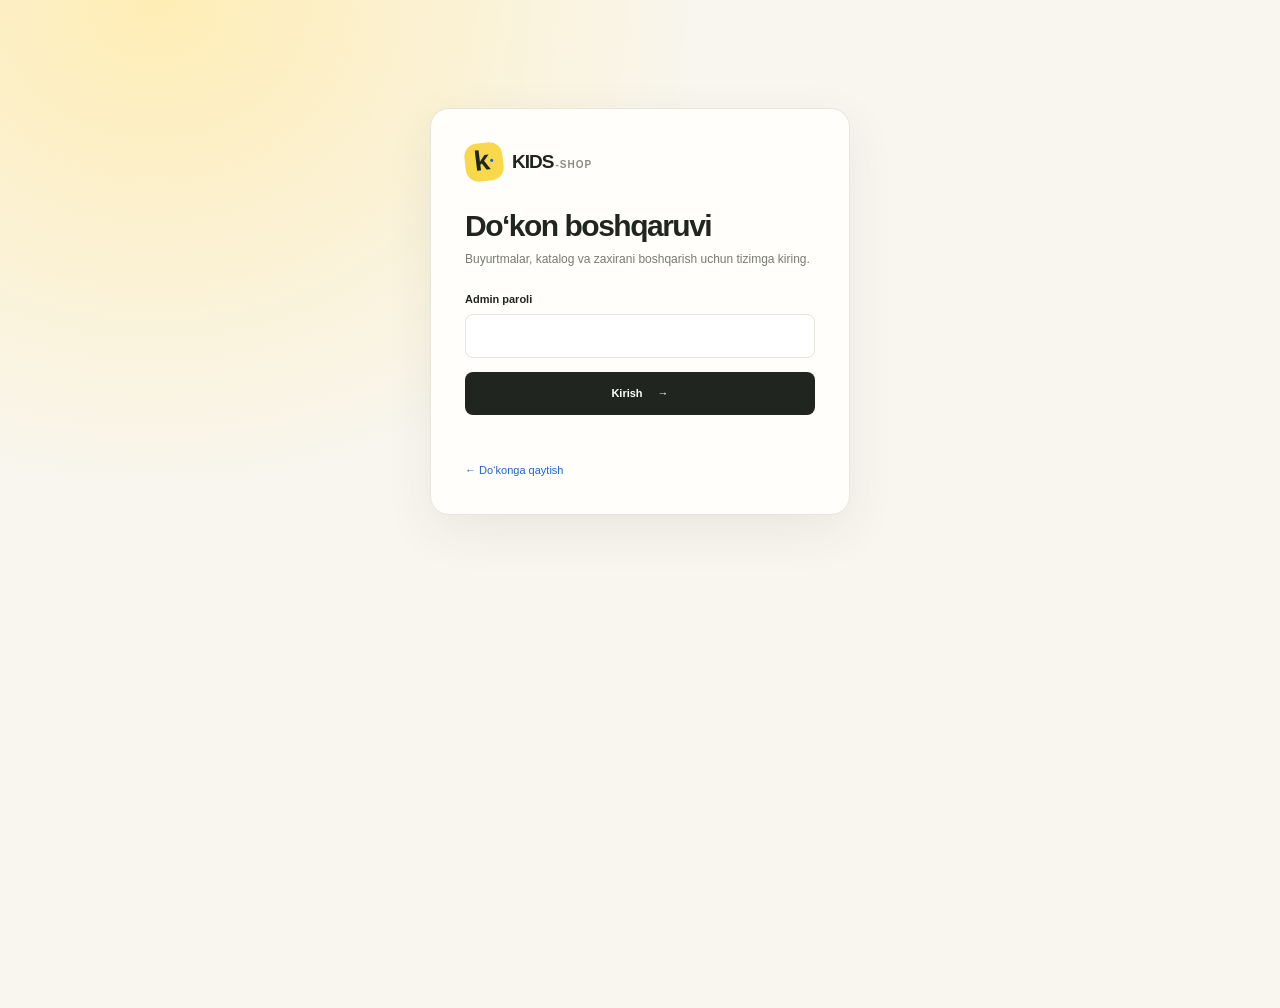
<file: admin/index.html>
<!doctype html><html lang="uz"><head><meta charset="utf-8"/><meta name="viewport" content="width=device-width,initial-scale=1"/><meta name="robots" content="noindex,nofollow"/><meta name="theme-color" content="#f8f6ef"/><title>KIDS-SHOP — Boshqaruv</title><link rel="stylesheet" href="/admin/admin.css"/><script defer src="/admin/admin.js"></script></head><body><main class="admin-shell"><section class="login-card" id="loginCard"><a class="brand" href="/"><span class="brand-mark">k<span>•</span></span><span class="brand-word">KIDS<span>-SHOP</span></span></a><h1>Do‘kon boshqaruvi</h1><p>Buyurtmalar, katalog va zaxirani boshqarish uchun tizimga kiring.</p><form id="loginForm"><label>Admin paroli<input type="password" name="password" autocomplete="current-password" required minlength="10"/></label><button type="submit" class="primary">Kirish <span>→</span></button><p class="message" id="loginMessage" role="alert"></p></form><a class="back-link" href="/">← Do‘konga qaytish</a></section><section class="dashboard hidden" id="dashboard"><header class="dash-head"><div><span class="kicker">KIDS-SHOP</span><h1>Boshqaruv paneli</h1></div><button id="logoutButton" class="secondary">Chiqish</button></header><nav class="tabs" aria-label="Boshqaruv bo‘limlari"><button class="tab active" data-tab="orders">Buyurtmalar <span id="orderCount">0</span></button><button class="tab" data-tab="products">Mahsulotlar <span id="productCount">0</span></button></nav><p class="message" id="dashMessage" role="status"></p><section class="tab-panel" id="ordersPanel"></section><section class="tab-panel hidden" id="productsPanel"><div class="panel-heading"><div><h2>Katalog</h2><p>Mahsulot va mavjud zaxira sonini yangilang.</p></div><button class="primary" id="newProduct">+ Yangi mahsulot</button></div><div id="productList" class="product-list"></div><form class="product-form hidden" id="productForm"><div class="form-top"><h3 id="productFormTitle">Yangi mahsulot</h3><button class="icon-close" type="button" id="cancelProduct" aria-label="Yopish">×</button></div><div class="form-grid"><label>ID (lotin harflari)<input name="id" required pattern="[a-z0-9-]+" placeholder="yangi-mahsulot"/></label><label>Kategoriya<select name="category"><option value="boys">O‘g‘il bolalar</option><option value="girls">Qiz bolalar</option></select></label><label>Mahsulot nomi (UZ)<input name="name_uz" required/></label><label>Название (RU)<input name="name_ru" required/></label><label>Narxi, so‘m<input name="price" type="number" min="0" step="1000" required/></label><label>Eski narxi (ixtiyoriy)<input name="old_price" type="number" min="0" step="1000"/></label><label>Yosh oralig‘i<input name="age" placeholder="3–8 yosh"/></label><label>Zaxirada, dona<input name="stock" type="number" min="0" value="10" required/></label><label class="wide">Rasm manzili<input name="image_url" value="/images/look-safari.png" required/></label><label class="wide">O‘lchamlar (vergul bilan)<input name="sizes" placeholder="2–3 yosh, 3–4 yosh, 5–6 yosh" required/></label><label>Tavsif (UZ)<input name="tagline_uz"/></label><label>Описание (RU)<input name="tagline_ru"/></label><label>Badge<input name="badge" placeholder="YANGI, HIT, −15%"/></label><label>Ranglar (# HEX, vergul)<input name="colors" placeholder="#f9d84c, #2361d7"/></label></div><div class="form-actions"><button class="secondary" id="cancelProduct2" type="button">Bekor qilish</button><button class="primary" type="submit">Saqlash</button></div></form></section><footer>Admin panel maxfiy. Havolani ommaga ulashmang.</footer></section></main></body></html>
</file>
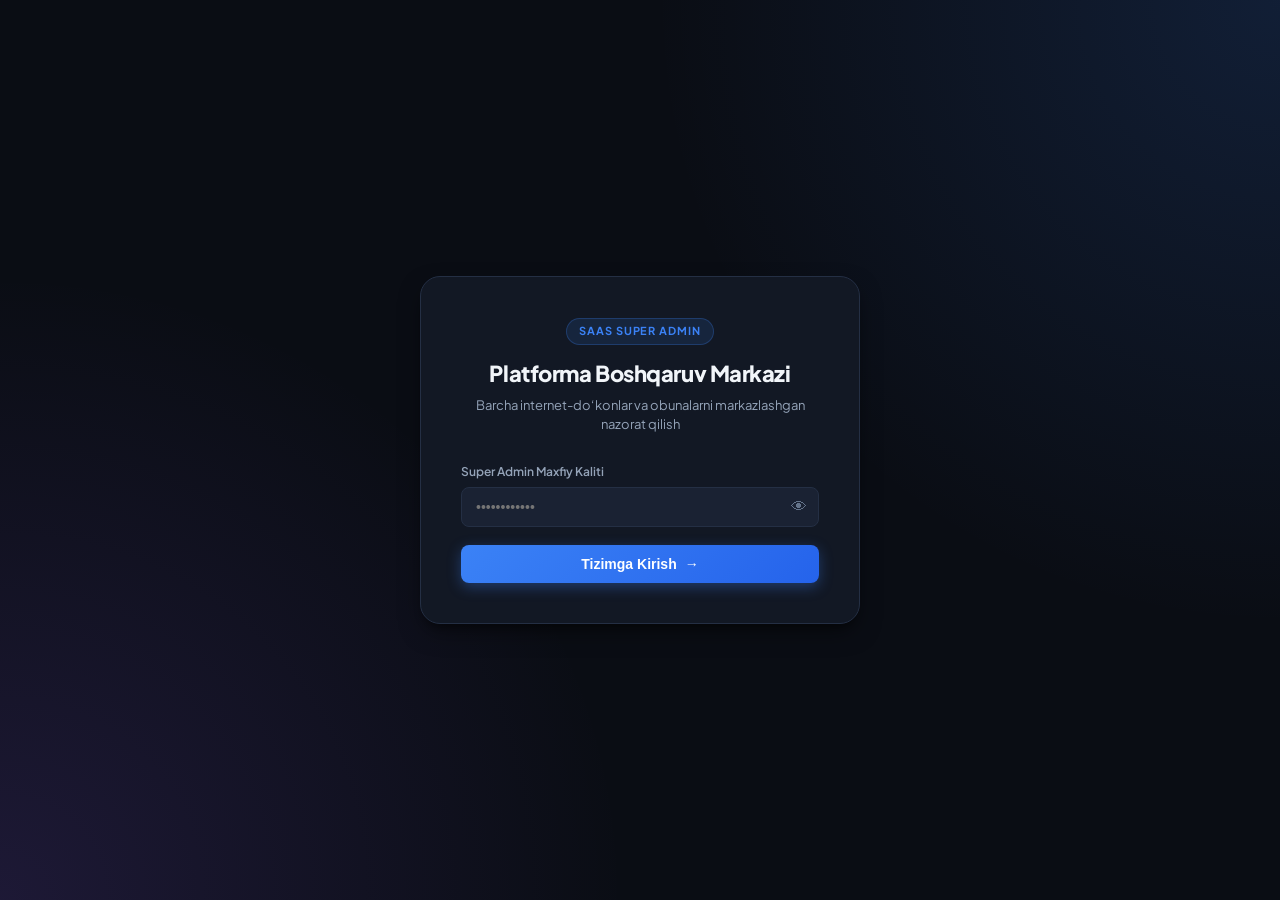
<file: public/super-admin/index.html>
<!DOCTYPE html>
<html lang="uz">
<head>
  <meta charset="UTF-8" />
  <meta name="viewport" content="width=device-width, initial-scale=1.0" />
  <title>Super Admin Dashboard · SaaS Platform</title>
  <link rel="preconnect" href="https://fonts.googleapis.com" />
  <link rel="preconnect" href="https://fonts.gstatic.com" crossorigin />
  <link href="https://fonts.googleapis.com/css2?family=Plus+Jakarta+Sans:wght@400;500;600;700;800&display=swap" rel="stylesheet" />
  <link rel="stylesheet" href="admin.css" />
</head>
<body class="saas-body">

  <!-- ========================================== -->
  <!-- 1. LOGIN SCREEN                           -->
  <!-- ========================================== -->
  <div id="loginScreen" class="login-wrapper">
    <div class="login-card">
      <div class="login-header">
        <div class="platform-badge">SaaS Super Admin</div>
        <h1 class="login-title">Platforma Boshqaruv Markazi</h1>
        <p class="login-subtitle">Barcha internet-do‘konlar va obunalarni markazlashgan nazorat qilish</p>
      </div>

      <form id="loginForm" class="login-form">
        <div class="form-group">
          <label for="adminPassword" class="form-label">Super Admin Maxfiy Kaliti</label>
          <div class="input-password-wrap">
            <input type="password" id="adminPassword" class="form-input" placeholder="••••••••••••" required autocomplete="current-password" />
            <button type="button" id="togglePasswordBtn" class="btn-toggle-eye" aria-label="Parolni ko‘rsatish">👁</button>
          </div>
        </div>

        <div id="loginError" class="auth-error-msg" role="alert"></div>

        <button type="submit" id="loginSubmitBtn" class="btn-primary w-full">
          <span>Tizimga Kirish</span>
          <span class="btn-icon">→</span>
        </button>
      </form>
    </div>
  </div>

  <!-- ========================================== -->
  <!-- 2. MAIN DASHBOARD                         -->
  <!-- ========================================== -->
  <div id="dashboardApp" class="dashboard-layout hidden">
    
    <!-- Topbar -->
    <header class="topbar">
      <div class="topbar-left">
        <div class="brand-group">
          <div class="brand-avatar">🚀</div>
          <div>
            <div class="brand-title">KIDS-SHOP SaaS</div>
            <div class="brand-sub">Super Admin v2.0</div>
          </div>
        </div>
      </div>

      <div class="topbar-right">
        <a href="/" target="_blank" class="btn-outline-sm">🌐 Asosiy Sayt</a>
        <button id="logoutBtn" class="btn-ghost-sm">Chiqish ↗</button>
      </div>
    </header>

    <main class="main-content">
      
      <!-- KPI Stats Grid -->
      <section class="stats-grid">
        <div class="stat-card">
          <div class="stat-icon-wrap bg-blue-glow">🏪</div>
          <div class="stat-data">
            <div class="stat-label">Jami Do‘konlar</div>
            <div class="stat-value" id="kpiTotalStores">0</div>
            <div class="stat-sub" id="kpiStoresSub">0 faol · 0 to‘xtatilgan</div>
          </div>
        </div>

        <div class="stat-card">
          <div class="stat-icon-wrap bg-emerald-glow">⚡</div>
          <div class="stat-data">
            <div class="stat-label">Faol Vitrinalar</div>
            <div class="stat-value" id="kpiActiveStores">0</div>
            <div class="stat-sub text-emerald">100% onlayn ishlamoqda</div>
          </div>
        </div>

        <div class="stat-card">
          <div class="stat-icon-wrap bg-amber-glow">📦</div>
          <div class="stat-data">
            <div class="stat-label">Jami Buyurtmalar</div>
            <div class="stat-value" id="kpiTotalOrders">0</div>
            <div class="stat-sub" id="kpiTotalRevenue">Tushum: 0 so‘m</div>
          </div>
        </div>

        <div class="stat-card">
          <div class="stat-icon-wrap bg-purple-glow">💎</div>
          <div class="stat-data">
            <div class="stat-label">Kutilayotgan Oylik Tushum (MRR)</div>
            <div class="stat-value" id="kpiEstimatedMRR">0 so‘m</div>
            <div class="stat-sub" id="kpiExpiringSub">0 ta do‘kon muddati yaqin</div>
          </div>
        </div>
      </section>

      <!-- Table Section -->
      <section class="table-card">
        
        <!-- Controls bar -->
        <div class="table-header-bar">
          <div class="search-wrap">
            <span class="search-icon">🔍</span>
            <input type="text" id="searchInput" class="search-input" placeholder="Do‘kon nomi, slug yoki telefon bo‘yicha qidirish..." />
          </div>

          <div class="filters-and-actions">
            <div class="filter-group">
              <button class="filter-btn active" data-filter="all">Barchasi</button>
              <button class="filter-btn" data-filter="active">Faol</button>
              <button class="filter-btn" data-filter="suspended">To‘xtatilgan</button>
              <button class="filter-btn" data-filter="expiring">Tugayotgan</button>
            </div>

            <button id="openNewStoreModalBtn" class="btn-primary">
              <span>+ Yangi Do‘kon Ochish</span>
            </button>
          </div>
        </div>

        <!-- Stores Table -->
        <div class="table-responsive">
          <table class="saas-table">
            <thead>
              <tr>
                <th>Do‘kon Nomi & ID</th>
                <th>Egasi & Aloqa</th>
                <th>Tarif & Muddat</th>
                <th>Buyurtmalar</th>
                <th>Holat</th>
                <th class="text-right">Boshqaruv</th>
              </tr>
            </thead>
            <tbody id="storesTableBody">
              <tr>
                <td colspan="6" class="loading-state">Ma’lumotlar yuklanmoqda…</td>
              </tr>
            </tbody>
          </table>
        </div>

      </section>

    </main>
  </div>

  <!-- ========================================== -->
  <!-- 3. MODAL: YANGI DO'KON QO'SHISH            -->
  <!-- ========================================== -->
  <div id="newStoreModal" class="modal-backdrop hidden">
    <div class="modal-box">
      <div class="modal-header">
        <div>
          <h2 class="modal-title">+ Yangi Do‘kon Yaratish</h2>
          <p class="modal-sub">Do‘kon uchun avtomatik Web-sayt, Telegram Mini App va Admin panel ochiladi</p>
        </div>
        <button class="btn-close-modal" data-close-modal="newStoreModal">✕</button>
      </div>

      <form id="newStoreForm" class="modal-form">
        <div class="form-row-2">
          <div class="form-group">
            <label class="form-label" for="storeName">Do‘kon Nomi *</label>
            <input type="text" id="storeName" class="form-input" placeholder="Masalan: Safari Kids Wear" required />
          </div>

          <div class="form-group">
            <label class="form-label" for="storeSlug">Do‘kon Identifikatori (Slug) *</label>
            <input type="text" id="storeSlug" class="form-input font-mono" placeholder="safari-kids" required pattern="[a-z0-9-]+" />
            <small class="form-hint">Faqat kichik inglizcha harflar va chiziqcha: safari-kids</small>
          </div>
        </div>

        <div class="form-row-2">
          <div class="form-group">
            <label class="form-label" for="ownerPhone">Tadbirkor Telefoni *</label>
            <input type="tel" id="ownerPhone" class="form-input" placeholder="+998901234567" required />
          </div>

          <div class="form-group">
            <label class="form-label" for="ownerPassword">Boshlang‘ich Parol *</label>
            <div class="input-password-wrap">
              <input type="text" id="ownerPassword" class="form-input font-mono" placeholder="Parol" required value="Shop2026!" />
              <button type="button" id="btnGenPassword" class="btn-sub-action">Generatsiya</button>
            </div>
          </div>
        </div>

        <div class="form-group">
          <label class="form-label" for="telegramChatId">Telegram Guruh/Kanal ID (Buyurtmalar uchun) *</label>
          <input type="text" id="telegramChatId" class="form-input font-mono" placeholder="-1001234567890" required />
          <small class="form-hint">Tadbirkorning buyurtmalar tushadigan shaxsiy guruhining ID raqami</small>
        </div>

        <div class="form-row-3">
          <div class="form-group">
            <label class="form-label" for="storePlan">Tarif Rejasi</label>
            <select id="storePlan" class="form-input">
              <option value="basic" selected>Basic (Oylik)</option>
              <option value="pro">Pro (Yillik)</option>
              <option value="trial">Trial (14 kunlik sinov)</option>
            </select>
          </div>

          <div class="form-group">
            <label class="form-label" for="storeDays">Muddat (Kun)</label>
            <input type="number" id="storeDays" class="form-input" value="30" min="1" max="1000" />
          </div>

          <div class="form-group">
            <label class="form-label" for="themeColor">Do‘kon Asosiy Rangi</label>
            <div class="color-picker-wrap">
              <input type="color" id="themeColor" class="color-swatch-input" value="#285ae8" />
              <span id="themeColorLabel" class="color-label-text">#285ae8</span>
            </div>
          </div>
        </div>

        <div id="newStoreError" class="auth-error-msg"></div>

        <div class="modal-footer">
          <button type="button" class="btn-outline" data-close-modal="newStoreModal">Bekor qilish</button>
          <button type="submit" id="btnSubmitNewStore" class="btn-primary">
            <span>Do‘konni Ochish</span>
            <span class="btn-icon">→</span>
          </button>
        </div>
      </form>
    </div>
  </div>

  <!-- ========================================== -->
  <!-- 4. MODAL: DO'KON YARATILDI (SUCCESS LINKS) -->
  <!-- ========================================== -->
  <div id="successStoreModal" class="modal-backdrop hidden">
    <div class="modal-box modal-box-wide">
      <div class="modal-header">
        <div>
          <span class="success-pill">✓ Muvaffaqiyatli Yaratildi</span>
          <h2 class="modal-title mt-2" id="successStoreTitle">Do‘kon Tayyor!</h2>
          <p class="modal-sub">Quyidagi havolalarni tadbirkorga taqdim etishingiz mumkin:</p>
        </div>
        <button class="btn-close-modal" data-close-modal="successStoreModal">✕</button>
      </div>

      <div class="success-links-list">
        <!-- Web Vitrina -->
        <div class="link-item">
          <div class="link-info">
            <div class="link-badge">🌐 Veb-Sayt (Vitrina)</div>
            <div class="link-url" id="linkWeb">https://...</div>
          </div>
          <button class="btn-copy" data-copy-target="linkWeb">Nusxalash</button>
        </div>

        <!-- Telegram Mini App -->
        <div class="link-item">
          <div class="link-info">
            <div class="link-badge tg-badge">📱 Telegram Mini App</div>
            <div class="link-url" id="linkTg">https://t.me/...</div>
          </div>
          <button class="btn-copy" data-copy-target="linkTg">Nusxalash</button>
        </div>

        <!-- Merchant Admin -->
        <div class="link-item">
          <div class="link-info">
            <div class="link-badge admin-badge">🔐 Tadbirkor Admin Paneli</div>
            <div class="link-url" id="linkAdmin">https://.../admin</div>
          </div>
          <button class="btn-copy" data-copy-target="linkAdmin">Nusxalash</button>
        </div>
      </div>

      <!-- Prepared Message for Merchant -->
      <div class="prepared-msg-box">
        <div class="prepared-msg-header">
          <span>📨 Tadbirkorga yuborish uchun tayyor xabarnoma matni:</span>
          <button id="btnCopyFullTelegramMsg" class="btn-outline-sm">Barchasini Nusxalash</button>
        </div>
        <pre id="preparedFullMsgText" class="prepared-msg-pre"></pre>
      </div>

      <div class="modal-footer">
        <button type="button" class="btn-primary w-full" data-close-modal="successStoreModal">Tushunarli / Yopish</button>
      </div>
    </div>
  </div>

  <!-- ========================================== -->
  <!-- 5. MODAL: HAVOLALARNI KO'RISH              -->
  <!-- ========================================== -->
  <div id="viewLinksModal" class="modal-backdrop hidden">
    <div class="modal-box">
      <div class="modal-header">
        <div>
          <h2 class="modal-title" id="viewLinksTitle">Do‘kon Havolalari</h2>
          <p class="modal-sub" id="viewLinksSlug"></p>
        </div>
        <button class="btn-close-modal" data-close-modal="viewLinksModal">✕</button>
      </div>

      <div class="success-links-list">
        <div class="link-item">
          <div class="link-info">
            <div class="link-badge">🌐 Sayt Vitrinasi</div>
            <div class="link-url" id="viewLinkWeb"></div>
          </div>
          <button class="btn-copy" data-copy-target="viewLinkWeb">Nusxalash</button>
        </div>

        <div class="link-item">
          <div class="link-info">
            <div class="link-badge tg-badge">📱 Telegram Mini App</div>
            <div class="link-url" id="viewLinkTg"></div>
          </div>
          <button class="btn-copy" data-copy-target="viewLinkTg">Nusxalash</button>
        </div>

        <div class="link-item">
          <div class="link-info">
            <div class="link-badge admin-badge">🔐 Do‘kon Boshqaruvi (/admin)</div>
            <div class="link-url" id="viewLinkAdmin"></div>
          </div>
          <button class="btn-copy" data-copy-target="viewLinkAdmin">Nusxalash</button>
        </div>

        <div class="link-item">
          <div class="link-info">
            <div class="link-badge" style="background:rgba(245,158,11,0.15);color:#f59e0b;">🔑 Standart Parol</div>
            <div class="link-url" id="viewLinkPass">Shop2026!</div>
          </div>
          <button class="btn-copy" data-copy-target="viewLinkPass">Nusxalash</button>
        </div>
      </div>

      <div class="modal-footer">
        <button type="button" class="btn-outline w-full" data-close-modal="viewLinksModal">Yopish</button>
      </div>
    </div>
  </div>

  <!-- Toast Notification -->
  <div id="toastContainer" class="toast-container" aria-live="polite"></div>

  <script src="admin.js"></script>
</body>
</html>
</file>
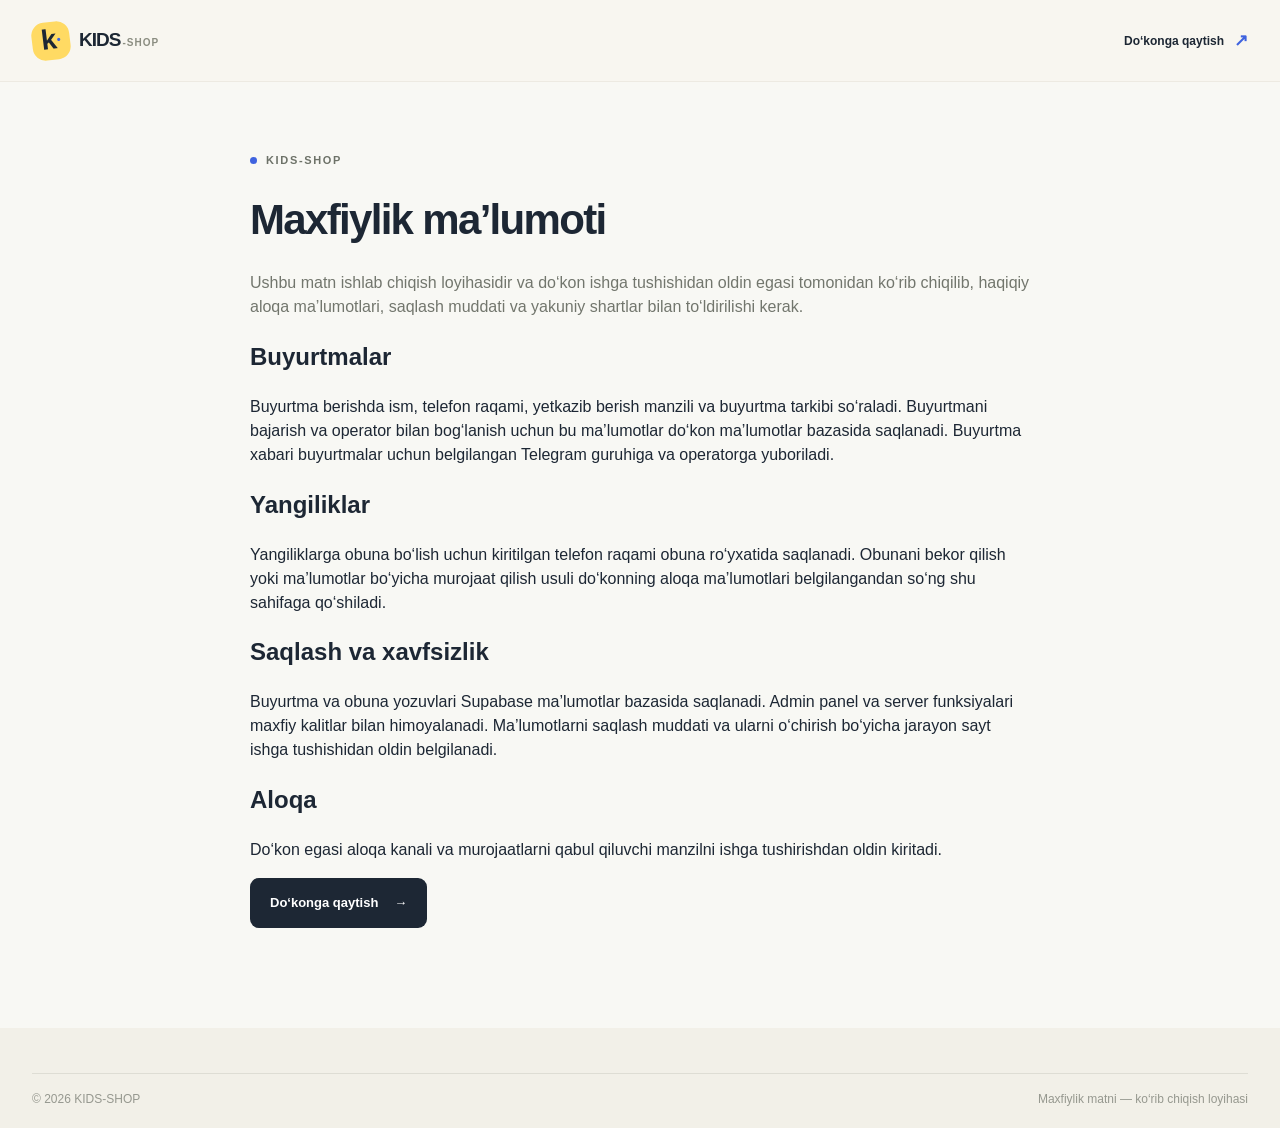
<file: privacy.html>
<!doctype html><html lang="uz"><head><meta charset="utf-8"/><meta name="viewport" content="width=device-width,initial-scale=1"/><meta name="robots" content="noindex"/><title>KIDS-SHOP — Maxfiylik ma’lumoti</title><link rel="stylesheet" href="/styles.css"/></head><body><header class="site-header"><a class="brand" href="/"><span class="brand-mark">k<span>•</span></span><span class="brand-word">KIDS<span>-SHOP</span></span></a><a class="text-link" href="/">Do‘konga qaytish <span>↗</span></a></header><main class="wrap" style="max-width:780px;padding:70px 0 100px"><div class="eyebrow"><span class="eyebrow-dot"></span><span>KIDS-SHOP</span></div><h1 style="font:900 42px/1.1 Nunito,Arial,sans-serif;letter-spacing:-.04em">Maxfiylik ma’lumoti</h1><p style="color:#72766d">Ushbu matn ishlab chiqish loyihasidir va do‘kon ishga tushishidan oldin egasi tomonidan ko‘rib chiqilib, haqiqiy aloqa ma’lumotlari, saqlash muddati va yakuniy shartlar bilan to‘ldirilishi kerak.</p><h2>Buyurtmalar</h2><p>Buyurtma berishda ism, telefon raqami, yetkazib berish manzili va buyurtma tarkibi so‘raladi. Buyurtmani bajarish va operator bilan bog‘lanish uchun bu ma’lumotlar do‘kon ma’lumotlar bazasida saqlanadi. Buyurtma xabari buyurtmalar uchun belgilangan Telegram guruhiga va operatorga yuboriladi.</p><h2>Yangiliklar</h2><p>Yangiliklarga obuna bo‘lish uchun kiritilgan telefon raqami obuna ro‘yxatida saqlanadi. Obunani bekor qilish yoki ma’lumotlar bo‘yicha murojaat qilish usuli do‘konning aloqa ma’lumotlari belgilangandan so‘ng shu sahifaga qo‘shiladi.</p><h2>Saqlash va xavfsizlik</h2><p>Buyurtma va obuna yozuvlari Supabase ma’lumotlar bazasida saqlanadi. Admin panel va server funksiyalari maxfiy kalitlar bilan himoyalanadi. Ma’lumotlarni saqlash muddati va ularni o‘chirish bo‘yicha jarayon sayt ishga tushishidan oldin belgilanadi.</p><h2>Aloqa</h2><p>Do‘kon egasi aloqa kanali va murojaatlarni qabul qiluvchi manzilni ishga tushirishdan oldin kiritadi.</p><a class="button button-dark" href="/">Do‘konga qaytish <span>→</span></a></main><footer class="site-footer"><div class="wrap footer-bottom"><span>© 2026 KIDS-SHOP</span><span>Maxfiylik matni — ko‘rib chiqish loyihasi</span></div></footer></body></html>
</file>
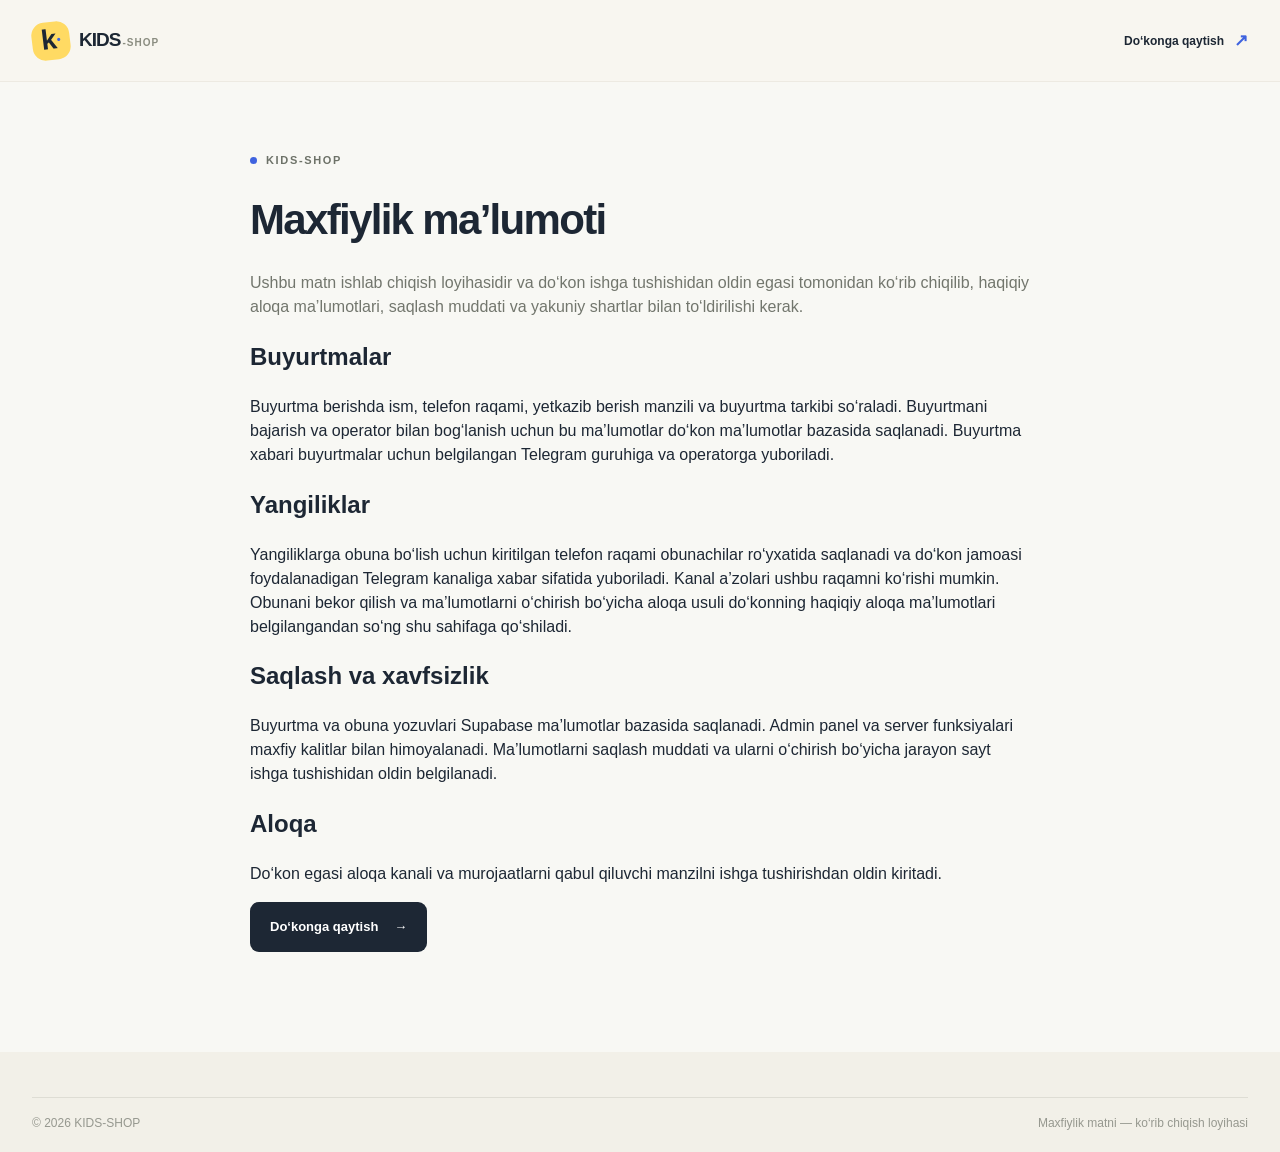
<file: public/privacy.html>
<!doctype html><html lang="uz"><head><meta charset="utf-8"/><meta name="viewport" content="width=device-width,initial-scale=1"/><meta name="robots" content="noindex"/><title>KIDS-SHOP — Maxfiylik ma’lumoti</title><link rel="stylesheet" href="/styles.css"/></head><body><header class="site-header"><a class="brand" href="/"><span class="brand-mark">k<span>•</span></span><span class="brand-word">KIDS<span>-SHOP</span></span></a><a class="text-link" href="/">Do‘konga qaytish <span>↗</span></a></header><main class="wrap" style="max-width:780px;padding:70px 0 100px"><div class="eyebrow"><span class="eyebrow-dot"></span><span>KIDS-SHOP</span></div><h1 style="font:900 42px/1.1 Nunito,Arial,sans-serif;letter-spacing:-.04em">Maxfiylik ma’lumoti</h1><p style="color:#72766d">Ushbu matn ishlab chiqish loyihasidir va do‘kon ishga tushishidan oldin egasi tomonidan ko‘rib chiqilib, haqiqiy aloqa ma’lumotlari, saqlash muddati va yakuniy shartlar bilan to‘ldirilishi kerak.</p><h2>Buyurtmalar</h2><p>Buyurtma berishda ism, telefon raqami, yetkazib berish manzili va buyurtma tarkibi so‘raladi. Buyurtmani bajarish va operator bilan bog‘lanish uchun bu ma’lumotlar do‘kon ma’lumotlar bazasida saqlanadi. Buyurtma xabari buyurtmalar uchun belgilangan Telegram guruhiga va operatorga yuboriladi.</p><h2>Yangiliklar</h2><p>Yangiliklarga obuna bo‘lish uchun kiritilgan telefon raqami obunachilar ro‘yxatida saqlanadi va do‘kon jamoasi foydalanadigan Telegram kanaliga xabar sifatida yuboriladi. Kanal a’zolari ushbu raqamni ko‘rishi mumkin. Obunani bekor qilish va ma’lumotlarni o‘chirish bo‘yicha aloqa usuli do‘konning haqiqiy aloqa ma’lumotlari belgilangandan so‘ng shu sahifaga qo‘shiladi.</p><h2>Saqlash va xavfsizlik</h2><p>Buyurtma va obuna yozuvlari Supabase ma’lumotlar bazasida saqlanadi. Admin panel va server funksiyalari maxfiy kalitlar bilan himoyalanadi. Ma’lumotlarni saqlash muddati va ularni o‘chirish bo‘yicha jarayon sayt ishga tushishidan oldin belgilanadi.</p><h2>Aloqa</h2><p>Do‘kon egasi aloqa kanali va murojaatlarni qabul qiluvchi manzilni ishga tushirishdan oldin kiritadi.</p><a class="button button-dark" href="/">Do‘konga qaytish <span>→</span></a></main><footer class="site-footer"><div class="wrap footer-bottom"><span>© 2026 KIDS-SHOP</span><span>Maxfiylik matni — ko‘rib chiqish loyihasi</span></div></footer></body></html>
</file>
<file: admin/admin.css>
:root{--paper:#f8f6ef;--ink:#20251f;--muted:#777b72;--line:#e8e5db;--blue:#2361d7;--yellow:#f9d84c;--green:#a8bb7b}*{box-sizing:border-box}body{margin:0;min-height:100vh;background:radial-gradient(ellipse at 12% 0%,#ffedb5 0,transparent 35%),var(--paper);color:var(--ink);font:14px/1.5 "DM Sans",Arial,sans-serif}.hidden{display:none!important}.admin-shell{width:min(1080px,calc(100% - 36px));margin:42px auto}.login-card{width:min(100%,420px);margin:12vh auto 0;background:#fffefa;padding:34px;border-radius:19px;box-shadow:0 16px 50px #30351e13;border:1px solid var(--line)}.brand{display:inline-flex;align-items:center;gap:9px;color:var(--ink);text-decoration:none}.brand-mark{width:38px;height:38px;border-radius:13px;background:var(--yellow);font:900 28px/36px Nunito,Arial,sans-serif;text-align:center;transform:rotate(-7deg)}.brand-mark span{font-size:11px;color:var(--blue);vertical-align:top}.brand-word{font:900 19px Nunito,Arial,sans-serif;letter-spacing:-1px}.brand-word span{font:800 10px "DM Sans",Arial,sans-serif;color:#8b8d81;letter-spacing:1px;margin-left:2px}.login-card h1,.dash-head h1{font:900 30px/1.1 Nunito,Arial,sans-serif;letter-spacing:-.05em;margin:28px 0 8px}.login-card>p,.panel-heading p{color:var(--muted);font-size:12px;margin:0 0 23px}.login-card form{display:grid;gap:14px}.login-card label,.product-form label{display:grid;gap:6px;font-size:11px;font-weight:700}.login-card input,.product-form input,.product-form select{height:44px;padding:0 12px;border:1px solid var(--line);border-radius:8px;background:white;outline-color:var(--blue);font:12px inherit}.primary,.secondary{height:43px;border:0;border-radius:8px;padding:0 16px;cursor:pointer;font-size:11px;font-weight:800}.primary{background:var(--ink);color:#fff}.primary:hover{background:#3c4439}.primary span{margin-left:12px}.secondary{background:#fff;border:1px solid var(--line)}.message{min-height:18px;font-size:11px;color:#b8433b;margin:0}.back-link{display:inline-block;font-size:11px;color:var(--blue);margin-top:15px;text-decoration:none}.dashboard{background:#fffefa;border:1px solid var(--line);border-radius:18px;box-shadow:0 16px 50px #30351e0c;overflow:hidden}.dash-head{padding:23px 27px;display:flex;justify-content:space-between;align-items:center;border-bottom:1px solid var(--line)}.dash-head h1{font-size:27px;margin:5px 0}.kicker{font-size:9px;letter-spacing:.16em;font-weight:800;color:var(--blue)}.tabs{display:flex;gap:7px;padding:15px 24px 0;border-bottom:1px solid var(--line)}.tab{background:none;border:0;border-bottom:2px solid transparent;padding:10px 13px 13px;color:#797d73;cursor:pointer;font-size:11px;font-weight:700}.tab.active{border-color:var(--blue);color:var(--ink)}.tab span{background:#f0efe9;border-radius:99px;font-size:9px;padding:3px 7px;margin-left:4px}.tab-panel{padding:23px 25px;min-height:270px}.panel-heading{display:flex;justify-content:space-between;align-items:center;margin-bottom:18px}.panel-heading h2{font:900 21px Nunito,Arial,sans-serif;margin:0}.panel-heading p{margin:3px 0 0;font-size:10px}.order-list,.product-list{display:grid;gap:12px}.order-card,.product-row{border:1px solid var(--line);border-radius:12px;padding:15px;display:grid;gap:12px}.order-top,.product-row{grid-template-columns:1fr auto;align-items:center}.order-number{font:800 12px Nunito,Arial,sans-serif}.order-date,.order-sub{font-size:9px;color:#85887e}.order-customer{font-size:11px;font-weight:700;margin-top:7px}.order-address{font-size:10px;color:#70746a;margin-top:3px}.order-lines{font-size:10px;padding:10px 0;color:#60645b;line-height:1.7}.order-bottom{display:flex;justify-content:space-between;align-items:center;gap:12px;border-top:1px solid #eeece5;padding-top:10px}.order-total{font-size:12px;font-weight:800}.order-actions{display:flex;align-items:center;gap:8px}.order-actions select{height:34px;border:1px solid var(--line);border-radius:7px;padding:0 8px;font-size:10px;background:white}.stock-pill{font-size:9px;background:#e7edfa;border-radius:20px;padding:5px 9px}.product-row{grid-template-columns:52px 1fr auto;gap:12px}.product-row img{width:52px;height:58px;object-fit:cover;border-radius:7px;background:#f1eee3}.product-row b{font-size:11px}.product-row .row-actions{display:flex;align-items:center;gap:7px}.product-row button{height:32px;border:1px solid var(--line);background:white;border-radius:7px;padding:0 10px;font-size:9px;cursor:pointer}.product-row button:hover{border-color:var(--blue);color:var(--blue)}.product-form{margin:18px 0 0;border:1px solid #d8e2f8;background:#f9fbff;border-radius:12px;padding:17px}.form-top{display:flex;justify-content:space-between;align-items:center}.form-top h3{font:800 16px Nunito,Arial,sans-serif;margin:0 0 13px}.icon-close{border:0;background:transparent;font-size:23px;cursor:pointer}.form-grid{display:grid;grid-template-columns:1fr 1fr;gap:11px}.form-grid .wide{grid-column:1/-1}.product-form input,.product-form select{height:38px;width:100%;font:11px "DM Sans",Arial,sans-serif}.form-actions{display:flex;justify-content:flex-end;gap:8px;margin-top:15px}.dashboard footer{border-top:1px solid var(--line);padding:14px 24px;color:#8a8e84;font-size:9px}@media(max-width:650px){.admin-shell{margin:18px auto}.login-card{padding:25px;margin-top:10vh}.dash-head{padding:18px}.dash-head h1{font-size:23px}.tabs{padding-inline:10px}.tab-panel{padding:17px 13px}.panel-heading{gap:10px;align-items:flex-start}.panel-heading .primary{padding:0 10px;font-size:9px}.product-row{grid-template-columns:42px 1fr;gap:9px}.product-row img{width:42px;height:49px}.product-row .row-actions{grid-column:2}.order-top{display:block}.order-bottom{align-items:flex-start;flex-direction:column}.order-actions{width:100%;justify-content:space-between}.form-grid{grid-template-columns:1fr}.form-grid .wide{grid-column:auto}}
</file>
<file: public/super-admin/admin.css>
/* ==============================================================================
   SUPER ADMIN DASHBOARD STYLES (MODERN SAAS DESIGN)
   ============================================================================== */

:root {
  --bg-main: #0a0d14;
  --bg-card: #121824;
  --bg-card-hover: #172030;
  --bg-input: #1a2233;
  --border: #242f44;
  --border-focus: #3b82f6;
  
  --text-main: #f1f5f9;
  --text-muted: #94a3b8;
  --text-dim: #64748b;

  --color-primary: #3b82f6;
  --color-primary-hover: #2563eb;
  --color-emerald: #10b981;
  --color-emerald-bg: rgba(16, 185, 129, 0.12);
  --color-amber: #f59e0b;
  --color-amber-bg: rgba(245, 158, 11, 0.12);
  --color-rose: #f43f5e;
  --color-rose-bg: rgba(244, 63, 94, 0.12);
  --color-purple: #8b5cf6;

  --radius-sm: 8px;
  --radius-md: 12px;
  --radius-lg: 16px;
  --radius-xl: 20px;
  --shadow-card: 0 10px 25px -5px rgba(0, 0, 0, 0.5), 0 8px 10px -6px rgba(0, 0, 0, 0.4);
}

* {
  margin: 0;
  padding: 0;
  box-sizing: border-box;
}

body.saas-body {
  font-family: 'Plus Jakarta Sans', -apple-system, BlinkMacSystemFont, "Segoe UI", Roboto, sans-serif;
  background-color: var(--bg-main);
  color: var(--text-main);
  min-height: 100vh;
  line-height: 1.5;
  -webkit-font-smoothing: antialiased;
}

/* Utilities */
.hidden { display: none !important; }
.w-full { width: 100%; }
.mt-2 { margin-top: 8px; }
.font-mono { font-family: ui-monospace, SFMono-Regular, Menlo, Monaco, Consolas, monospace; }
.text-right { text-align: right; }
.text-emerald { color: var(--color-emerald); }

/* ==============================================================================
   1. LOGIN SCREEN
   ============================================================================== */
.login-wrapper {
  min-height: 100vh;
  display: flex;
  align-items: center;
  justify-content: center;
  padding: 24px;
  background: radial-gradient(circle at top right, rgba(59, 130, 246, 0.15), transparent 40%),
              radial-gradient(circle at bottom left, rgba(139, 92, 246, 0.15), transparent 40%);
}

.login-card {
  width: 100%;
  max-width: 440px;
  background: var(--bg-card);
  border: 1px solid var(--border);
  border-radius: var(--radius-xl);
  padding: 40px;
  box-shadow: var(--shadow-card);
  backdrop-filter: blur(16px);
}

.login-header {
  text-align: center;
  margin-bottom: 28px;
}

.platform-badge {
  display: inline-block;
  font-size: 11px;
  font-weight: 700;
  letter-spacing: 0.08em;
  text-transform: uppercase;
  color: var(--color-primary);
  background: rgba(59, 130, 246, 0.12);
  border: 1px solid rgba(59, 130, 246, 0.25);
  padding: 4px 12px;
  border-radius: 9999px;
  margin-bottom: 12px;
}

.login-title {
  font-size: 22px;
  font-weight: 800;
  color: var(--text-main);
  letter-spacing: -0.02em;
  margin-bottom: 6px;
}

.login-subtitle {
  font-size: 13px;
  color: var(--text-muted);
}

.login-form {
  display: flex;
  flex-direction: column;
  gap: 18px;
}

.form-group {
  display: flex;
  flex-direction: column;
  gap: 6px;
}

.form-label {
  font-size: 12px;
  font-weight: 600;
  color: var(--text-muted);
}

.form-input {
  width: 100%;
  background: var(--bg-input);
  border: 1px solid var(--border);
  color: var(--text-main);
  padding: 11px 14px;
  border-radius: var(--radius-sm);
  font-size: 14px;
  outline: none;
  transition: all 0.2s ease;
}

.form-input:focus {
  border-color: var(--border-focus);
  box-shadow: 0 0 0 3px rgba(59, 130, 246, 0.2);
}

.input-password-wrap {
  position: relative;
  display: flex;
  align-items: center;
}

.btn-toggle-eye {
  position: absolute;
  right: 12px;
  background: transparent;
  border: none;
  color: var(--text-dim);
  cursor: pointer;
  font-size: 16px;
}

.auth-error-msg {
  display: none;
  font-size: 13px;
  color: var(--color-rose);
  background: var(--color-rose-bg);
  border: 1px solid rgba(244, 63, 94, 0.25);
  padding: 10px 14px;
  border-radius: var(--radius-sm);
}

.auth-error-msg:not(:empty) {
  display: block;
}

/* Buttons */
.btn-primary {
  display: inline-flex;
  align-items: center;
  justify-content: center;
  gap: 8px;
  background: linear-gradient(135deg, var(--color-primary), var(--color-primary-hover));
  color: #fff;
  font-weight: 600;
  font-size: 14px;
  padding: 11px 20px;
  border-radius: var(--radius-sm);
  border: none;
  cursor: pointer;
  box-shadow: 0 4px 14px rgba(59, 130, 246, 0.35);
  transition: all 0.2s ease;
}

.btn-primary:hover {
  transform: translateY(-1px);
  box-shadow: 0 6px 20px rgba(59, 130, 246, 0.45);
}

.btn-primary:active {
  transform: translateY(0);
}

.btn-primary:disabled {
  opacity: 0.6;
  cursor: not-allowed;
  transform: none;
}

.btn-outline {
  display: inline-flex;
  align-items: center;
  justify-content: center;
  background: transparent;
  border: 1px solid var(--border);
  color: var(--text-main);
  padding: 10px 18px;
  border-radius: var(--radius-sm);
  font-size: 14px;
  font-weight: 500;
  cursor: pointer;
  transition: all 0.2s ease;
}

.btn-outline:hover {
  background: var(--bg-card-hover);
  border-color: var(--text-dim);
}

.btn-outline-sm {
  font-size: 12px;
  padding: 6px 12px;
  background: var(--bg-input);
  border: 1px solid var(--border);
  color: var(--text-main);
  border-radius: var(--radius-sm);
  text-decoration: none;
  cursor: pointer;
}

.btn-outline-sm:hover {
  background: var(--bg-card-hover);
}

.btn-ghost-sm {
  font-size: 12px;
  padding: 6px 12px;
  background: transparent;
  border: none;
  color: var(--text-muted);
  cursor: pointer;
}

.btn-ghost-sm:hover {
  color: var(--color-rose);
}

/* ==============================================================================
   2. DASHBOARD LAYOUT & TOPBAR
   ============================================================================== */
.dashboard-layout {
  min-height: 100vh;
  display: flex;
  flex-direction: column;
}

.topbar {
  display: flex;
  align-items: center;
  justify-content: space-between;
  padding: 16px 32px;
  background: rgba(18, 24, 36, 0.85);
  backdrop-filter: blur(12px);
  border-bottom: 1px solid var(--border);
  position: sticky;
  top: 0;
  z-index: 40;
}

.brand-group {
  display: flex;
  align-items: center;
  gap: 12px;
}

.brand-avatar {
  font-size: 24px;
  width: 40px;
  height: 40px;
  border-radius: var(--radius-md);
  background: rgba(59, 130, 246, 0.15);
  display: flex;
  align-items: center;
  justify-content: center;
}

.brand-title {
  font-weight: 800;
  font-size: 15px;
  letter-spacing: -0.01em;
}

.brand-sub {
  font-size: 11px;
  color: var(--text-dim);
}

.topbar-right {
  display: flex;
  align-items: center;
  gap: 12px;
}

.main-content {
  flex: 1;
  max-width: 1400px;
  width: 100%;
  margin: 0 auto;
  padding: 32px;
  display: flex;
  flex-direction: column;
  gap: 28px;
}

/* ==============================================================================
   3. STATS KPI GRID
   ============================================================================== */
.stats-grid {
  display: grid;
  grid-template-columns: repeat(auto-fit, minmax(260px, 1fr));
  gap: 20px;
}

.stat-card {
  background: var(--bg-card);
  border: 1px solid var(--border);
  border-radius: var(--radius-lg);
  padding: 22px;
  display: flex;
  align-items: flex-start;
  gap: 16px;
  box-shadow: 0 4px 15px rgba(0, 0, 0, 0.2);
  transition: transform 0.2s ease, border-color 0.2s ease;
}

.stat-card:hover {
  transform: translateY(-2px);
  border-color: rgba(59, 130, 246, 0.3);
}

.stat-icon-wrap {
  width: 48px;
  height: 48px;
  border-radius: var(--radius-md);
  display: flex;
  align-items: center;
  justify-content: center;
  font-size: 22px;
  flex-shrink: 0;
}

.bg-blue-glow { background: rgba(59, 130, 246, 0.15); }
.bg-emerald-glow { background: rgba(16, 185, 129, 0.15); }
.bg-amber-glow { background: rgba(245, 158, 11, 0.15); }
.bg-purple-glow { background: rgba(139, 92, 246, 0.15); }

.stat-label {
  font-size: 12px;
  font-weight: 600;
  color: var(--text-muted);
  text-transform: uppercase;
  letter-spacing: 0.04em;
  margin-bottom: 4px;
}

.stat-value {
  font-size: 24px;
  font-weight: 800;
  color: var(--text-main);
  letter-spacing: -0.02em;
  line-height: 1.2;
}

.stat-sub {
  font-size: 12px;
  color: var(--text-dim);
  margin-top: 4px;
}

/* ==============================================================================
   4. TABLE CARD & TOOLBAR
   ============================================================================== */
.table-card {
  background: var(--bg-card);
  border: 1px solid var(--border);
  border-radius: var(--radius-lg);
  overflow: hidden;
  box-shadow: var(--shadow-card);
}

.table-header-bar {
  padding: 18px 24px;
  border-bottom: 1px solid var(--border);
  display: flex;
  align-items: center;
  justify-content: space-between;
  gap: 16px;
  flex-wrap: wrap;
}

.search-wrap {
  position: relative;
  flex: 1;
  min-width: 280px;
  max-width: 480px;
}

.search-icon {
  position: absolute;
  left: 12px;
  top: 50%;
  transform: translateY(-50%);
  font-size: 14px;
  color: var(--text-dim);
  pointer-events: none;
}

.search-input {
  width: 100%;
  background: var(--bg-input);
  border: 1px solid var(--border);
  padding: 10px 14px 10px 38px;
  border-radius: var(--radius-sm);
  color: var(--text-main);
  font-size: 13px;
  outline: none;
}

.search-input:focus {
  border-color: var(--border-focus);
}

.filters-and-actions {
  display: flex;
  align-items: center;
  gap: 14px;
  flex-wrap: wrap;
}

.filter-group {
  display: flex;
  background: var(--bg-input);
  padding: 4px;
  border-radius: var(--radius-sm);
  border: 1px solid var(--border);
}

.filter-btn {
  background: transparent;
  border: none;
  color: var(--text-muted);
  font-size: 12px;
  font-weight: 600;
  padding: 6px 14px;
  border-radius: 6px;
  cursor: pointer;
  transition: all 0.2s ease;
}

.filter-btn.active {
  background: var(--color-primary);
  color: #fff;
}

/* Table styles */
.table-responsive {
  width: 100%;
  overflow-x: auto;
}

.saas-table {
  width: 100%;
  border-collapse: collapse;
  text-align: left;
  font-size: 13px;
}

.saas-table th {
  padding: 14px 20px;
  font-size: 11px;
  font-weight: 700;
  text-transform: uppercase;
  letter-spacing: 0.06em;
  color: var(--text-dim);
  border-bottom: 1px solid var(--border);
  background: rgba(10, 13, 20, 0.4);
}

.saas-table td {
  padding: 16px 20px;
  border-bottom: 1px solid var(--border);
  vertical-align: middle;
}

.saas-table tr:hover td {
  background: var(--bg-card-hover);
}

.store-meta-cell {
  display: flex;
  align-items: center;
  gap: 12px;
}

.store-color-dot {
  width: 12px;
  height: 12px;
  border-radius: 50%;
  flex-shrink: 0;
  border: 2px solid rgba(255, 255, 255, 0.2);
}

.store-cell-name {
  font-weight: 700;
  color: var(--text-main);
  font-size: 14px;
}

.store-cell-slug {
  font-size: 11px;
  color: var(--text-dim);
  font-family: ui-monospace, monospace;
}

.pill {
  display: inline-flex;
  align-items: center;
  gap: 6px;
  font-size: 11px;
  font-weight: 700;
  padding: 4px 10px;
  border-radius: 9999px;
  text-transform: uppercase;
}

.pill-active {
  background: var(--color-emerald-bg);
  color: var(--color-emerald);
  border: 1px solid rgba(16, 185, 129, 0.3);
}

.pill-active::before {
  content: "";
  width: 6px;
  height: 6px;
  background: var(--color-emerald);
  border-radius: 50%;
  box-shadow: 0 0 8px var(--color-emerald);
}

.pill-suspended {
  background: var(--color-rose-bg);
  color: var(--color-rose);
  border: 1px solid rgba(244, 63, 94, 0.3);
}

.pill-suspended::before {
  content: "";
  width: 6px;
  height: 6px;
  background: var(--color-rose);
  border-radius: 50%;
}

.plan-badge {
  display: inline-block;
  font-size: 11px;
  font-weight: 700;
  padding: 2px 8px;
  border-radius: 6px;
  text-transform: uppercase;
  margin-bottom: 4px;
}

.plan-pro { background: rgba(139, 92, 246, 0.18); color: #c084fc; border: 1px solid rgba(139, 92, 246, 0.3); }
.plan-basic { background: rgba(59, 130, 246, 0.18); color: #60a5fa; border: 1px solid rgba(59, 130, 246, 0.3); }
.plan-trial { background: rgba(245, 158, 11, 0.18); color: #fbbf24; border: 1px solid rgba(245, 158, 11, 0.3); }

.days-left-text {
  font-size: 12px;
  color: var(--text-muted);
}

.days-left-text.warning {
  color: var(--color-amber);
  font-weight: 600;
}

.days-left-text.danger {
  color: var(--color-rose);
  font-weight: 700;
}

/* Action Buttons in Table */
.action-buttons-group {
  display: flex;
  align-items: center;
  justify-content: flex-end;
  gap: 8px;
}

.btn-icon-action {
  background: var(--bg-input);
  border: 1px solid var(--border);
  color: var(--text-main);
  padding: 6px 10px;
  border-radius: 6px;
  font-size: 12px;
  cursor: pointer;
  transition: all 0.2s ease;
}

.btn-icon-action:hover {
  background: var(--bg-card-hover);
  border-color: var(--border-focus);
}

.btn-icon-action.danger:hover {
  border-color: var(--color-rose);
  color: var(--color-rose);
}

.btn-icon-action.success:hover {
  border-color: var(--color-emerald);
  color: var(--color-emerald);
}

.loading-state, .empty-state {
  text-align: center;
  padding: 48px 20px;
  color: var(--text-dim);
  font-size: 14px;
}

/* ==============================================================================
   5. MODALS
   ============================================================================== */
.modal-backdrop {
  position: fixed;
  inset: 0;
  background: rgba(0, 0, 0, 0.75);
  backdrop-filter: blur(8px);
  z-index: 100;
  display: flex;
  align-items: center;
  justify-content: center;
  padding: 20px;
}

.modal-box {
  background: var(--bg-card);
  border: 1px solid var(--border);
  border-radius: var(--radius-xl);
  width: 100%;
  max-width: 600px;
  max-height: 90vh;
  overflow-y: auto;
  box-shadow: 0 25px 50px -12px rgba(0, 0, 0, 0.8);
  padding: 32px;
}

.modal-box-wide {
  max-width: 720px;
}

.modal-header {
  display: flex;
  align-items: flex-start;
  justify-content: space-between;
  margin-bottom: 24px;
}

.modal-title {
  font-size: 20px;
  font-weight: 800;
  letter-spacing: -0.01em;
  color: var(--text-main);
}

.modal-sub {
  font-size: 13px;
  color: var(--text-muted);
  margin-top: 4px;
}

.btn-close-modal {
  background: transparent;
  border: none;
  color: var(--text-dim);
  font-size: 18px;
  cursor: pointer;
  padding: 4px;
}

.btn-close-modal:hover {
  color: var(--text-main);
}

.modal-form {
  display: flex;
  flex-direction: column;
  gap: 18px;
}

.form-row-2 {
  display: grid;
  grid-template-columns: 1fr 1fr;
  gap: 16px;
}

.form-row-3 {
  display: grid;
  grid-template-columns: 1fr 1fr 1fr;
  gap: 16px;
}

.form-hint {
  font-size: 11px;
  color: var(--text-dim);
  margin-top: 4px;
}

.btn-sub-action {
  position: absolute;
  right: 6px;
  top: 50%;
  transform: translateY(-50%);
  background: var(--bg-card);
  border: 1px solid var(--border);
  color: var(--text-muted);
  font-size: 11px;
  padding: 4px 8px;
  border-radius: 4px;
  cursor: pointer;
}

.color-picker-wrap {
  display: flex;
  align-items: center;
  gap: 10px;
  background: var(--bg-input);
  border: 1px solid var(--border);
  border-radius: var(--radius-sm);
  padding: 6px 12px;
}

.color-swatch-input {
  width: 28px;
  height: 28px;
  border: none;
  background: transparent;
  cursor: pointer;
  border-radius: 4px;
}

.color-label-text {
  font-size: 13px;
  font-family: ui-monospace, monospace;
}

.modal-footer {
  display: flex;
  align-items: center;
  justify-content: flex-end;
  gap: 12px;
  margin-top: 10px;
}

/* Success links box */
.success-pill {
  display: inline-block;
  font-size: 11px;
  font-weight: 700;
  color: var(--color-emerald);
  background: var(--color-emerald-bg);
  border: 1px solid rgba(16, 185, 129, 0.3);
  padding: 4px 10px;
  border-radius: 9999px;
}

.success-links-list {
  display: flex;
  flex-direction: column;
  gap: 14px;
  margin: 20px 0;
}

.link-item {
  background: var(--bg-input);
  border: 1px solid var(--border);
  border-radius: var(--radius-md);
  padding: 14px 18px;
  display: flex;
  align-items: center;
  justify-content: space-between;
  gap: 12px;
}

.link-badge {
  font-size: 11px;
  font-weight: 700;
  color: var(--color-primary);
  margin-bottom: 4px;
}

.link-badge.tg-badge { color: #38bdf8; }
.link-badge.admin-badge { color: #f59e0b; }

.link-url {
  font-size: 13px;
  color: var(--text-main);
  font-family: ui-monospace, monospace;
  word-break: break-all;
}

.btn-copy {
  background: var(--bg-card);
  border: 1px solid var(--border);
  color: var(--text-main);
  font-size: 12px;
  font-weight: 600;
  padding: 8px 14px;
  border-radius: var(--radius-sm);
  cursor: pointer;
  flex-shrink: 0;
  transition: all 0.2s ease;
}

.btn-copy:hover {
  background: var(--color-primary);
  border-color: var(--color-primary);
}

.prepared-msg-box {
  background: rgba(10, 13, 20, 0.6);
  border: 1px dashed var(--border);
  border-radius: var(--radius-md);
  padding: 16px;
  margin-bottom: 20px;
}

.prepared-msg-header {
  display: flex;
  align-items: center;
  justify-content: space-between;
  font-size: 12px;
  font-weight: 600;
  color: var(--text-muted);
  margin-bottom: 10px;
}

.prepared-msg-pre {
  font-size: 12px;
  color: #cbd5e1;
  font-family: ui-monospace, monospace;
  white-space: pre-wrap;
  word-break: break-word;
  background: var(--bg-main);
  padding: 12px;
  border-radius: var(--radius-sm);
  max-height: 180px;
  overflow-y: auto;
}

/* Toast */
.toast-container {
  position: fixed;
  bottom: 24px;
  right: 24px;
  z-index: 200;
  display: flex;
  flex-direction: column;
  gap: 10px;
}

.toast {
  background: var(--bg-card);
  border: 1px solid var(--border);
  color: var(--text-main);
  padding: 12px 18px;
  border-radius: var(--radius-sm);
  font-size: 13px;
  box-shadow: 0 10px 25px rgba(0, 0, 0, 0.5);
  animation: slideIn 0.25s ease-out;
}

.toast.toast-success {
  border-color: var(--color-emerald);
}

.toast.toast-error {
  border-color: var(--color-rose);
}

@keyframes slideIn {
  from { transform: translateX(100%); opacity: 0; }
  to { transform: translateX(0); opacity: 1; }
}

/* Responsive adjustments */
@media (max-width: 768px) {
  .topbar { padding: 14px 20px; }
  .main-content { padding: 20px; }
  .form-row-2, .form-row-3 { grid-template-columns: 1fr; }
  .table-header-bar { flex-direction: column; align-items: stretch; }
  .search-wrap { max-width: none; }
}
</file>
<file: styles.css>
:root{--paper:#f8f6ef;--white:#fffefa;--ink:#20251f;--muted:#777b72;--line:#e8e5db;--yellow:#f9d84c;--blue:#2361d7;--green:#a8bb7b;--pink:#f7b8b2;--orange:#f48a43;--shadow:0 16px 44px #30351e12;--radius:24px}*{box-sizing:border-box}html{scroll-behavior:smooth}body{margin:0;background:var(--paper);color:var(--ink);font-family:"DM Sans",Arial,sans-serif;font-size:15px;line-height:1.5}button,input,select{font:inherit}button,a,select{touch-action:manipulation}button{color:inherit}a{color:inherit;text-decoration:none}img{display:block;width:100%;height:100%;object-fit:cover}.wrap{width:min(1220px,calc(100% - 64px));margin-inline:auto}.sr-only,.skip-link:not(:focus){position:absolute;width:1px;height:1px;padding:0;margin:-1px;overflow:hidden;clip:rect(0,0,0,0);white-space:nowrap;border:0}.skip-link:focus{position:fixed;z-index:2000;top:12px;left:12px;padding:12px;background:white;border:2px solid var(--blue)}.announcement{height:36px;background:var(--ink);color:#fff;display:flex;align-items:center;justify-content:center;gap:9px;font-size:11px;letter-spacing:.015em}.announcement a{border-bottom:1px solid #ffffff70}.site-header{height:82px;display:flex;align-items:center;justify-content:space-between;padding-inline:max(32px,calc((100% - 1380px)/2));border-bottom:1px solid #e8e5dbb0;background:#f8f6efed;position:sticky;top:0;z-index:20;backdrop-filter:blur(14px)}.brand{display:inline-flex;align-items:center;gap:9px;flex:none}.brand-mark{width:38px;height:38px;border-radius:13px;background:var(--yellow);font-family:Nunito,sans-serif;font-size:28px;font-weight:900;line-height:36px;text-align:center;transform:rotate(-7deg)}.brand-mark span{font-size:11px;color:var(--blue);vertical-align:top}.brand-word{font-family:Nunito,sans-serif;font-weight:900;font-size:19px;letter-spacing:-1px}.brand-word span{font-size:10px;color:#8b8d81;letter-spacing:1px;margin-left:2px}.desktop-nav{display:flex;align-items:center;gap:35px;font-size:13px;font-weight:600;color:#585a53}.desktop-nav a{transition:color .2s}.desktop-nav a:hover{color:var(--blue)}.header-actions{display:flex;align-items:center;gap:17px}.icon-button,.lang-switch,.bag-button{height:44px;background:transparent;border:0;cursor:pointer;display:inline-flex;align-items:center;justify-content:center;position:relative}.icon-button{width:42px}.icon-button svg,.bag-button svg,.search-field svg{width:21px;height:21px;fill:none;stroke:currentColor;stroke-width:1.7;stroke-linecap:round;stroke-linejoin:round}.lang-switch{font-size:11px;font-weight:800;gap:6px}.lang-switch span{color:#82847b;font-size:16px}.bag-button{gap:9px;font-size:12px;font-weight:700}.bag-count,.tiny-count{position:absolute;top:2px;right:0;background:var(--blue);color:white;border:2px solid var(--paper);min-width:19px;height:19px;border-radius:20px;font-size:10px;font-style:normal;display:grid;place-items:center;padding:0 4px}.tiny-count{right:-2px;background:var(--pink);color:var(--ink)}.hero{min-height:616px;padding:50px 0 39px;display:grid;grid-template-columns:.92fr 1.08fr;gap:32px;align-items:center}.hero-copy{position:relative;padding:28px 0 34px 24px}.eyebrow{display:flex;align-items:center;gap:9px;font-weight:800;letter-spacing:.15em;font-size:10px;color:#6d7268}.eyebrow-dot{width:7px;height:7px;background:var(--blue);border-radius:50%;display:inline-block}.hero h1,.section-heading h2,.adventure-copy h2,.story-copy h2,.newsletter h2{font-family:Nunito,sans-serif;font-size:clamp(43px,5.35vw,70px);line-height:1.03;letter-spacing:-.055em;margin:24px 0 17px;font-weight:900}.hero h1 em,.section-heading h2 em,.adventure-copy h2 em,.story-copy h2 em,.newsletter h2 em{font-family:Georgia,serif;font-weight:400;letter-spacing:-.07em;color:var(--blue)}.hero-copy>p,.adventure-copy>p,.story-copy>p,.newsletter-inner>div>p{color:#696d64;max-width:430px;line-height:1.75;margin:0;font-size:14px}.hero-buttons{display:flex;align-items:center;gap:22px;margin-top:27px}.button{height:50px;border:0;border-radius:9px;padding:0 20px;display:inline-flex;align-items:center;justify-content:center;gap:16px;font-size:12px;font-weight:800;cursor:pointer;transition:transform .2s,background .2s}.button:hover{transform:translateY(-2px)}.button svg{width:18px;stroke:currentColor;stroke-width:1.8;fill:none;stroke-linecap:round;stroke-linejoin:round}.button-dark{background:var(--ink);color:white}.button-dark:hover{background:#393f36}.button-blue{background:var(--blue);color:white}.text-link{font-size:12px;font-weight:800;display:inline-flex;gap:10px;align-items:center}.text-link span{font-size:17px;color:var(--blue);transition:transform .2s}.text-link:hover span{transform:translate(2px,-2px)}.hero-proof{display:flex;align-items:center;gap:12px;margin-top:43px}.avatar-stack{display:flex;padding-left:3px}.avatar-stack span{width:29px;height:29px;border-radius:50%;background:#f9d84c;border:2px solid var(--paper);display:grid;place-items:center;font-size:15px;margin-left:-4px}.avatar-stack span:nth-child(2){background:#f7b8b2}.avatar-stack span:nth-child(3){background:#afc5f3}.hero-proof>div:nth-child(2){display:grid;line-height:1.25;gap:3px}.hero-proof strong{font-size:10px}.hero-proof small{font-size:9px;color:#80837a}.proof-stars{font-size:11px;letter-spacing:1px;color:#d99520;margin-left:10px}.proof-stars small{display:block;color:#72756c;letter-spacing:0;font-size:9px;margin-top:3px}.hero-doodle{position:absolute;font-size:41px;color:var(--orange);left:-1px;top:15px;transform:rotate(-12deg)}.hero-visual{position:relative;min-height:500px;padding:12px 32px 10px 5px}.hero-photo{position:absolute;inset:0 30px 8px 6px;overflow:hidden;border-radius:220px 220px 26px 26px;background:#f0d493;box-shadow:var(--shadow)}.hero-photo img{object-position:53% 0%;transition:transform .7s}.hero-visual:hover .hero-photo img{transform:none}.hero-sticker{position:absolute;right:-2px;top:42px;width:102px;height:102px;border-radius:50%;background:var(--yellow);display:flex;flex-direction:column;align-items:center;justify-content:center;line-height:1.02;transform:rotate(8deg);box-shadow:0 8px 24px #43371320}.hero-sticker span,.hero-sticker i{font-size:9px;font-style:normal;font-weight:800;letter-spacing:.16em}.hero-sticker strong{font-family:Nunito,sans-serif;font-size:23px;letter-spacing:-1px}.hero-sticker i{font-weight:500;color:#656348;margin-top:5px}.hero-note{position:absolute;bottom:31px;left:-21px;padding:11px 15px 11px 10px;border-radius:13px;background:#fffefa;box-shadow:var(--shadow);font-size:10px;font-weight:700;line-height:1.35;transform:rotate(-3deg)}.hero-note span{width:32px;height:32px;border-radius:10px;background:var(--pink);display:inline-grid;place-items:center;margin-right:6px;font-size:17px;vertical-align:middle;color:#a84844}.hero-spark{position:absolute;font-size:25px}.spark-one{color:var(--blue);right:40px;bottom:55px}.spark-two{color:var(--orange);left:19px;top:6px}.benefits{display:grid;grid-template-columns:repeat(4,1fr);border-top:1px solid var(--line);border-bottom:1px solid var(--line);padding:24px 16px;gap:16px}.benefits>div{display:flex;align-items:center;gap:12px;justify-content:center}.benefit-icon{width:40px;height:40px;display:grid;place-items:center;border-radius:14px;font-size:20px;font-weight:800}.benefit-icon.yellow{background:#fce996}.benefit-icon.blue{background:#d8e4ff}.benefit-icon.green{background:#dce9c8}.benefit-icon.pink{background:#f9d9d5}.benefits p{display:grid;margin:0;line-height:1.3;gap:4px}.benefits b{font-size:11px}.benefits small{font-size:9px;color:var(--muted)}.catalog-section{padding:94px 0 85px}.section-heading{display:flex;align-items:flex-end;justify-content:space-between}.section-heading h2,.story-copy h2,.newsletter h2{font-size:clamp(36px,4.2vw,51px);margin:13px 0 0}.section-heading h2 em{color:#a0b478}.catalog-toolbar{display:flex;justify-content:space-between;align-items:center;margin:32px 0 22px;padding-bottom:12px;border-bottom:1px solid var(--line);gap:20px}.filter-pills{display:flex;align-items:center;gap:8px;flex-wrap:wrap}.filter-chip{height:36px;border:1px solid transparent;border-radius:99px;background:transparent;padding:0 14px;font-size:10px;font-weight:700;cursor:pointer;color:#73766d;transition:all .2s}.filter-chip:hover,.filter-chip.active{background:white;border-color:var(--line);color:var(--ink)}.filter-chip span{font-size:9px;color:#9a9d93;margin-left:3px}.filter-chip.sale-chip{color:#d15e49}.catalog-tools{display:flex;gap:9px;align-items:center}.search-field{width:199px;height:36px;display:flex;align-items:center;gap:8px;background:white;border:1px solid var(--line);border-radius:8px;padding:0 9px}.search-field svg{width:15px;height:15px;color:#787b72}.search-field input{border:0;outline:0;min-width:0;width:100%;font-size:10px;background:transparent}.search-field kbd{font-size:9px;color:#a0a298}.sort-select select{height:36px;border:1px solid var(--line);background:var(--paper);border-radius:8px;padding:0 25px 0 10px;font-size:10px;color:#62665d;max-width:145px}.product-grid{display:grid;grid-template-columns:repeat(4,minmax(0,1fr));gap:22px}.product-card{min-width:0;position:relative}.product-image-wrap{position:relative;overflow:hidden;border-radius:14px;background:#f2ecdf;aspect-ratio: .82}.product-image-wrap img{transition:transform .45s;object-position:center 32%}.product-card:hover .product-image-wrap img{transform:scale(1.04)}.product-badge{position:absolute;left:11px;top:11px;background:#fffefaeb;border-radius:6px;padding:6px 8px;font-size:8px;font-weight:800;letter-spacing:.08em}.product-badge.sale{background:#f6d04f}.favorite-button{position:absolute;right:10px;top:10px;width:37px;height:37px;border:0;border-radius:50%;background:#fffefaed;display:grid;place-items:center;cursor:pointer;transition:transform .2s}.favorite-button:hover{transform:scale(1.08)}.favorite-button svg{width:17px;height:17px;fill:none;stroke:#252922;stroke-width:1.7;stroke-linecap:round;stroke-linejoin:round}.favorite-button[aria-pressed="true"] svg{fill:#e86b62;stroke:#e86b62}.add-quick{position:absolute;bottom:10px;left:10px;right:10px;height:42px;border:0;border-radius:8px;background:#fffefaef;font-size:10px;font-weight:800;cursor:pointer;transform:translateY(55px);opacity:0;transition:transform .22s,opacity .22s}.product-card:hover .add-quick,.add-quick:focus-visible{transform:translateY(0);opacity:1}.product-meta{display:grid;grid-template-columns:1fr auto;gap:6px 10px;padding:12px 2px 0}.product-name{font-size:12px;font-weight:700;grid-column:1 / 2}.product-price{font-size:12px;font-weight:800;grid-column:2;grid-row:1}.product-price s{display:block;text-align:right;font-size:9px;font-weight:500;color:#9b9c93}.product-colors{grid-column:1/2;display:flex;gap:5px;align-items:center}.swatch{width:10px;height:10px;border-radius:50%;border:1px solid #292b2640}.product-age{grid-column:2;grid-row:2;text-align:right;font-size:9px;color:#8a8d83}.product-card .product-tagline{grid-column:1/-1;font-size:9px;color:#8a8d83;margin-top:-1px}.empty-state{text-align:center;padding:70px 20px}.empty-state>span{font-size:36px;color:var(--orange)}.empty-state h3{font-family:Nunito,sans-serif;font-size:24px;margin:4px}.empty-state p{color:var(--muted);font-size:13px}.hidden{display:none!important}.adventure-banner{min-height:410px;background:var(--yellow);border-radius:var(--radius);display:grid;grid-template-columns:1fr 1fr;overflow:hidden;position:relative}.adventure-image{min-height:410px;overflow:hidden;clip-path:ellipse(87% 100% at 14% 50%)}.adventure-image img{object-position:42% 34%}.adventure-copy{padding:67px 45px 55px 25px;position:relative;align-self:center}.adventure-copy .eyebrow{font-size:9px}.adventure-copy .eyebrow-dot{background:var(--ink)}.adventure-copy h2{font-size:48px;margin:14px 0}.adventure-copy h2 em{color:#e26838}.adventure-copy>p{max-width:380px;color:#514c39}.adventure-copy .button{margin-top:23px}.banner-sun{position:absolute;right:35px;top:20px;font-size:30px;color:#eb793c;transform:rotate(-14deg)}.story-section{position:relative;min-height:420px;padding:110px 45px 100px;display:grid;grid-template-columns:1fr 1fr;gap:60px;align-items:center}.story-copy h2{font-size:48px;margin:14px 0}.story-copy h2 em{color:var(--orange)}.story-copy>p{max-width:410px}.story-copy .text-link{margin-top:22px}.story-stats{display:grid;grid-template-columns:1fr 1fr;gap:14px;max-width:370px;justify-self:center;transform:rotate(2deg)}.stat-card{min-height:140px;border-radius:17px;padding:18px;display:flex;flex-direction:column;align-items:center;justify-content:center;line-height:1.1}.stat-card span{font-size:20px}.stat-card strong{font-family:Nunito,sans-serif;font-size:28px;letter-spacing:-1.5px;margin:4px 0}.stat-card small{font-size:9px;text-align:center}.stat-yellow{background:#f9df79;transform:rotate(-4deg)}.stat-blue{background:#b9cdf7;transform:rotate(4deg);margin-top:24px}.stat-pink{background:#f4c1bb;transform:rotate(2deg);margin-top:-12px}.story-sticker{position:absolute;right:10px;bottom:40px;font-size:10px;line-height:1.25;font-weight:900;letter-spacing:.09em;color:var(--blue);transform:rotate(10deg)}.story-sticker small{font-size:6px}.newsletter{background:#e7edfa;padding:66px 0}.newsletter-inner{display:grid;grid-template-columns:1fr .8fr;gap:80px;align-items:center}.newsletter .eyebrow-dot{background:var(--orange)}.newsletter h2{font-size:41px;margin:12px 0}.newsletter h2 em{color:var(--blue)}.newsletter-inner>div>p{font-size:12px;max-width:400px}.newsletter-form{padding-top:10px}.newsletter-form>label{display:block;font-size:11px;font-weight:700;margin-bottom:9px}.newsletter-input{height:53px;background:white;border-radius:10px;display:flex;align-items:center;padding:5px 5px 5px 15px;box-shadow:0 7px 18px #2c4f9912}.newsletter-input span{font-size:12px;font-weight:800}.newsletter-input input{border:0;outline:0;flex:1;min-width:0;padding:0 10px;font-size:12px}.newsletter-input button{width:43px;height:43px;border:0;border-radius:8px;background:var(--blue);color:white;font-size:21px;cursor:pointer}.newsletter-form>small{font-size:9px;color:#80868f;display:block;margin-top:9px}.form-message{font-size:11px;min-height:17px;margin:5px 0;color:#146d43}.delivery-row{display:grid;grid-template-columns:repeat(3,1fr);padding:28px 0;gap:24px;border-bottom:1px solid var(--line)}.delivery-row>div{display:flex;gap:12px;align-items:center}.delivery-symbol{width:39px;height:39px;display:grid;place-items:center;border-radius:12px;background:#fff;font-size:19px;color:var(--blue)}.delivery-row>div:nth-child(2) .delivery-symbol{color:#d2743d}.delivery-row>div:nth-child(3) .delivery-symbol{color:#a95d86}.delivery-row div div{display:grid;gap:4px}.delivery-row b{font-size:10px}.delivery-row small{font-size:9px;color:#85887f}.site-footer{background:#f2f0e8;padding:45px 0 20px}.footer-top{display:grid;grid-template-columns:1.5fr 1fr 1.4fr 1fr;gap:35px;padding-bottom:39px}.footer-brand p{font-size:10px;color:#7c7f75;line-height:1.7;margin:14px 0}.telegram-link{font-size:10px;font-weight:800;color:var(--blue)}.telegram-link span{margin-left:4px}.footer-column{display:grid;align-content:start;gap:10px;font-size:10px;color:#73766d}.footer-column>b{font-size:11px;color:var(--ink);margin-bottom:3px}.footer-column a:hover{color:var(--blue)}.footer-contact small{color:#888b82;font-size:9px}.socials{display:flex;gap:7px;margin-top:3px}.socials a{height:28px;width:28px;border-radius:50%;background:#fff;display:grid;place-items:center;font-size:9px;font-weight:800;color:var(--blue)}.footer-bottom{border-top:1px solid #deddd4;display:flex;justify-content:space-between;align-items:center;padding-top:16px;color:#96988f;font-size:9px}.toast{position:fixed;z-index:80;bottom:24px;left:50%;transform:translate(-50%,20px);padding:12px 18px;border-radius:10px;background:var(--ink);color:#fff;font-size:12px;opacity:0;pointer-events:none;transition:.22s;box-shadow:var(--shadow);max-width:calc(100% - 32px)}.toast.visible{opacity:1;transform:translate(-50%,0)}.overlay{position:fixed;inset:0;background:#17201570;z-index:60;display:flex;justify-content:flex-end;backdrop-filter:blur(4px)}.drawer{height:100%;width:min(470px,100%);background:var(--white);display:flex;flex-direction:column;box-shadow:-18px 0 45px #0002;animation:drawer-in .24s ease-out}.drawer-head{padding:24px 25px 17px;border-bottom:1px solid var(--line);display:flex;justify-content:space-between;align-items:center}.drawer-head .eyebrow{font-size:8px}.drawer-head h2{font-family:Nunito,sans-serif;margin:5px 0 0;font-size:25px;letter-spacing:-.03em}.close-button{width:42px;height:42px;border:1px solid var(--line);background:#fff;border-radius:50%;font-size:25px;line-height:1;cursor:pointer}.drawer-content{flex:1;overflow:auto;padding:18px 24px}.drawer-foot{padding:17px 24px 22px;border-top:1px solid var(--line);background:#fcfbf7}.empty-cart{text-align:center;padding:85px 20px;color:#777b72}.empty-cart span{display:block;font-size:39px;color:var(--blue)}.empty-cart b{display:block;font-size:15px;color:var(--ink);margin:8px}.empty-cart p{font-size:11px}.cart-line{display:grid;grid-template-columns:78px 1fr auto;gap:13px;padding:13px 0;border-bottom:1px solid var(--line)}.cart-line img{height:89px;object-fit:cover;border-radius:9px;background:#eee}.cart-line b{display:block;font-size:11px;margin:2px 0 5px}.cart-line small{display:block;color:#8a8d83;font-size:9px}.line-price{font-size:10px;font-weight:800;text-align:right}.qty-control{display:flex;align-items:center;gap:11px;margin-top:13px}.qty-control button{width:26px;height:26px;border:1px solid var(--line);background:#fff;border-radius:7px;cursor:pointer}.qty-control span{font-size:10px;font-weight:800}.remove-line{border:0;background:transparent;color:#9b9d93;font-size:9px;text-decoration:underline;cursor:pointer;margin-left:auto}.subtotal-row{display:flex;justify-content:space-between;font-weight:800;font-size:12px;padding-bottom:12px}.checkout-button{width:100%}.checkout-note{font-size:9px;color:#85887f;text-align:center;margin:10px 0 0}.checkout-form{display:grid;gap:12px}.checkout-form h3{font-family:Nunito,sans-serif;font-size:18px;margin:3px 0}.checkout-form label{font-size:10px;font-weight:700;display:grid;gap:6px}.checkout-form input,.checkout-form textarea,.checkout-form select{border:1px solid var(--line);border-radius:8px;background:#fff;padding:12px;font-size:12px;min-height:44px;outline-color:var(--blue)}.checkout-form textarea{resize:vertical;min-height:70px}.checkout-form .field-row{display:grid;grid-template-columns:1fr 1fr;gap:10px}.payment-options{display:grid;grid-template-columns:1fr 1fr;gap:8px}.payment-option{border:1px solid var(--line);border-radius:8px;padding:11px;background:white;font-size:10px;font-weight:600;display:flex;align-items:center;gap:7px;cursor:pointer}.payment-option input{min-height:initial;accent-color:var(--blue)}.drawer-foot .back-cart{border:0;background:transparent;color:#787c72;font-size:10px;text-decoration:underline;cursor:pointer;margin-bottom:12px}.checkout-summary{display:flex;justify-content:space-between;font-size:11px;font-weight:800;margin:10px 0 13px}.checkout-error{color:#bd433a;font-size:10px;margin:0}.success-card{text-align:center;padding:48px 18px}.success-card>span{width:58px;height:58px;border-radius:50%;display:grid;place-items:center;margin:auto;background:#e1edce;color:#557532;font-size:25px}.success-card h3{font-family:Nunito,sans-serif;font-size:22px;margin:14px 0 5px}.success-card p{font-size:12px;color:#74786f;line-height:1.65}.button-outline{background:white;border:1px solid var(--line)}@keyframes drawer-in{from{transform:translateX(25px);opacity:.7}to{transform:translateX(0);opacity:1}}@media(max-width:1020px){.wrap{width:min(100% - 48px,900px)}.site-header{padding-inline:24px}.desktop-nav{gap:17px}.desktop-nav a{font-size:11px}.hero{min-height:540px;gap:14px}.hero-copy{padding-left:4px}.hero h1{font-size:57px}.hero-visual{min-height:430px;padding-right:16px}.hero-photo{right:15px}.hero-sticker{right:-4px;width:82px;height:82px}.hero-sticker strong{font-size:19px}.product-grid{grid-template-columns:repeat(3,minmax(0,1fr));gap:18px}.product-card:last-child{display:none}.catalog-toolbar{align-items:flex-start;flex-direction:column}.catalog-tools{width:100%;justify-content:space-between}.search-field{width:min(280px,65%)}.story-section{padding-inline:20px;gap:30px}.story-sticker{right:-4px}.adventure-copy{padding-right:26px}.footer-top{gap:20px}}@media(max-width:700px){body{font-size:14px}.wrap{width:calc(100% - 36px)}.announcement{height:34px;font-size:9px;gap:5px}.site-header{height:67px;padding-inline:18px}.brand-mark{height:34px;width:34px;font-size:25px;line-height:32px;border-radius:11px}.brand-word{font-size:16px}.desktop-nav{display:none}.header-actions{gap:7px}.header-actions .icon-button{width:36px}.lang-switch{font-size:10px}.bag-button{width:41px;gap:0}.bag-button>span{display:none}.bag-button svg{width:22px}.bag-count{right:-3px;top:3px}.hero{display:flex;flex-direction:column;padding:30px 0 26px;gap:23px;align-items:stretch}.hero-copy{padding:12px 2px 0}.hero h1{font-size:clamp(46px,12vw,62px);margin:18px 0 13px}.hero-copy>p{font-size:13px;max-width:360px}.hero-buttons{margin-top:20px;gap:17px}.button{height:47px;padding-inline:15px;font-size:11px;gap:10px}.hero-proof{margin-top:22px}.hero-visual{min-height:350px;padding:0 13px 0 0}.hero-photo{inset:0 10px 0 0;border-radius:150px 150px 18px 18px}.hero-photo img{object-position:52% 0%}.hero-sticker{right:-4px;top:16px;width:75px;height:75px}.hero-sticker strong{font-size:17px}.hero-sticker span,.hero-sticker i{font-size:8px}.hero-note{bottom:14px;left:-8px}.hero-doodle{left:auto;right:18px;top:-20px}.benefits{grid-template-columns:1fr 1fr;padding:18px 2px;gap:15px 7px}.benefits>div{justify-content:flex-start;gap:9px}.benefit-icon{width:36px;height:36px;border-radius:12px;font-size:17px}.benefits b{font-size:9px}.benefits small{font-size:8px}.catalog-section{padding:64px 0 55px}.section-heading{align-items:flex-start}.section-heading h2,.story-copy h2{font-size:36px}.catalog-toolbar{margin:22px 0 15px;gap:12px}.filter-pills{flex-wrap:nowrap;overflow:auto;width:calc(100vw - 10px);padding:0 4px 4px 0;margin-right:-18px;scrollbar-width:none}.filter-pills::-webkit-scrollbar{display:none}.filter-chip{flex:none;height:33px;padding-inline:11px;font-size:9px}.catalog-tools{gap:7px}.search-field{flex:1;width:auto}.sort-select select{max-width:126px;font-size:9px;padding-left:8px}.product-grid{grid-template-columns:repeat(2,minmax(0,1fr));gap:19px 11px}.product-card:last-child{display:block}.product-image-wrap{border-radius:11px;aspect-ratio:.76}.product-image-wrap img{object-position:center 30%}.product-badge{left:7px;top:7px;font-size:7px;padding:5px 6px}.favorite-button{right:6px;top:6px;width:32px;height:32px}.favorite-button svg{width:15px}.add-quick{transform:none;opacity:1;left:6px;right:6px;bottom:6px;height:36px;font-size:9px;background:#fffefae8}.product-meta{padding-top:9px;gap:5px}.product-name,.product-price{font-size:10px}.product-price s{font-size:8px}.product-age,.product-card .product-tagline{font-size:8px}.adventure-banner{display:flex;flex-direction:column-reverse;border-radius:17px}.adventure-image{min-height:300px;clip-path:ellipse(100% 90% at 45% 90%);margin-top:-5px}.adventure-image img{object-position:45% 32%}.adventure-copy{padding:34px 23px 4px}.adventure-copy h2{font-size:42px}.adventure-copy>p{font-size:12px}.banner-sun{top:24px;right:18px}.story-section{padding:72px 4px 82px;grid-template-columns:1fr;gap:28px}.story-copy h2{font-size:40px}.story-copy>p{font-size:12px}.story-stats{max-width:360px;width:95%;justify-self:center}.stat-card{min-height:115px}.stat-card strong{font-size:25px}.story-sticker{right:0;bottom:30px}.newsletter{padding:48px 0}.newsletter-inner{grid-template-columns:1fr;gap:23px}.newsletter h2{font-size:37px}.newsletter-inner>div>p{font-size:11px}.newsletter-form{padding-top:0}.delivery-row{grid-template-columns:1fr;gap:16px;padding:22px 0}.delivery-row b{font-size:10px}.delivery-row small{font-size:9px}.site-footer{padding-top:32px}.footer-top{grid-template-columns:1fr 1fr;gap:28px 19px;padding-bottom:28px}.footer-brand{grid-column:1/-1}.footer-brand p{font-size:10px}.footer-column{gap:9px}.footer-column a,.footer-column small{font-size:9px}.footer-bottom{flex-wrap:wrap;gap:10px;font-size:8px}.desktop-only{display:none}.drawer-head{padding:19px 18px 14px}.drawer-content{padding:14px 18px}.drawer-foot{padding:15px 18px 20px}.cart-line{grid-template-columns:67px 1fr auto;gap:10px}.cart-line img{height:78px}.checkout-form .field-row{grid-template-columns:1fr}.overlay{align-items:flex-end}.drawer{width:100%;height:min(94dvh,850px);border-radius:19px 19px 0 0;animation:drawer-up .24s ease-out}.drawer-content{padding-bottom:24px}@keyframes drawer-up{from{transform:translateY(25px);opacity:.7}to{transform:translateY(0);opacity:1}}}@media(prefers-reduced-motion:reduce){*,*::before,*::after{scroll-behavior:auto!important;animation-duration:.01ms!important;animation-iteration-count:1!important;transition-duration:.01ms!important}}@media(min-width:1400px){.hero{padding-top:60px;padding-bottom:48px}.hero-visual{min-height:540px}.hero h1{font-size:75px}}
.size-options{display:flex;gap:8px;flex-wrap:wrap}.size-chip{min-height:42px;border:1px solid var(--line);background:#fff;border-radius:8px;padding:0 12px;font-size:10px;font-weight:700;cursor:pointer}.size-chip.selected{background:var(--ink);color:#fff;border-color:var(--ink)}.size-chip:focus-visible,.button:focus-visible,.icon-button:focus-visible,.bag-button:focus-visible,.lang-switch:focus-visible,.filter-chip:focus-visible,.favorite-button:focus-visible{outline:3px solid #2361d766;outline-offset:2px}button:disabled{opacity:.55;cursor:wait}
.payment-note{margin:2px 0 0;padding:11px 13px;border-radius:10px;background:#fff7df;color:#574521;font-size:12px;font-weight:650}

/* KIDS-SHOP modern typography and color polish */
:root{--paper:#f8f8f4;--white:#fffefa;--ink:#1d2734;--muted:#687485;--line:#e4e8ed;--yellow:#ffda63;--blue:#3f63df;--green:#a7d4b5;--pink:#f4b8c7;--orange:#f28a56;--shadow:0 18px 48px #24334a14}
body{font-size:16px}
.announcement{font-size:12px}
.desktop-nav{font-size:14px;gap:32px}
.eyebrow{font-size:11px}
.hero-copy>p,.adventure-copy>p,.story-copy>p,.newsletter-inner>div>p{font-size:15px;line-height:1.8}
.button{font-size:13px}
.newsletter{background:#eaf0ff}
.newsletter h2{font-size:clamp(46px,5.6vw,74px)}
.newsletter-form>label{font-size:13px;font-weight:700}
.newsletter-input{height:58px}
.newsletter-input input{font-size:14px}
.newsletter-input button{min-width:52px}
.newsletter-form small{font-size:11px}
.delivery-row b{font-size:12px}
.delivery-row small{font-size:11px}
.footer-brand p{font-size:12px}
.footer-column{font-size:12px;gap:12px}
.footer-column>b{font-size:13px;color:var(--ink)}
.footer-bottom{font-size:11px}
.product-name,.product-price{font-size:14px}
.product-age,.product-card .product-tagline{font-size:12px}
@media(max-width:700px){
 body{font-size:15px}
 .announcement{font-size:10px}
 .desktop-nav{font-size:13px}
 .hero-copy>p,.adventure-copy>p,.story-copy>p,.newsletter-inner>div>p{font-size:14px}
 .newsletter h2{font-size:clamp(39px,10vw,48px)}
 .delivery-row b{font-size:11px}
 .delivery-row small{font-size:10px}
 .footer-brand p{font-size:11px}
 .footer-column{font-size:11px}
 .footer-bottom{font-size:10px}
 .product-name,.product-price{font-size:11px}
 .product-age,.product-card .product-tagline{font-size:9px}
}
/* Footer readability refinement */
.footer-column{font-size:14px;gap:13px}
.footer-column>b{font-size:15px}
.footer-brand p{font-size:14px}
.footer-brand .telegram-link{font-size:14px}
.footer-contact small{font-size:12px}
.footer-contact .socials a{font-size:11px}
.footer-bottom{font-size:12px}
@media(max-width:700px){
 .footer-column{font-size:12px;gap:11px}
 .footer-column>b{font-size:13px}
 .footer-brand p{font-size:12px}
 .footer-brand .telegram-link{font-size:12px}
 .footer-contact small{font-size:11px}
 .footer-bottom{font-size:11px}
}
</file>
